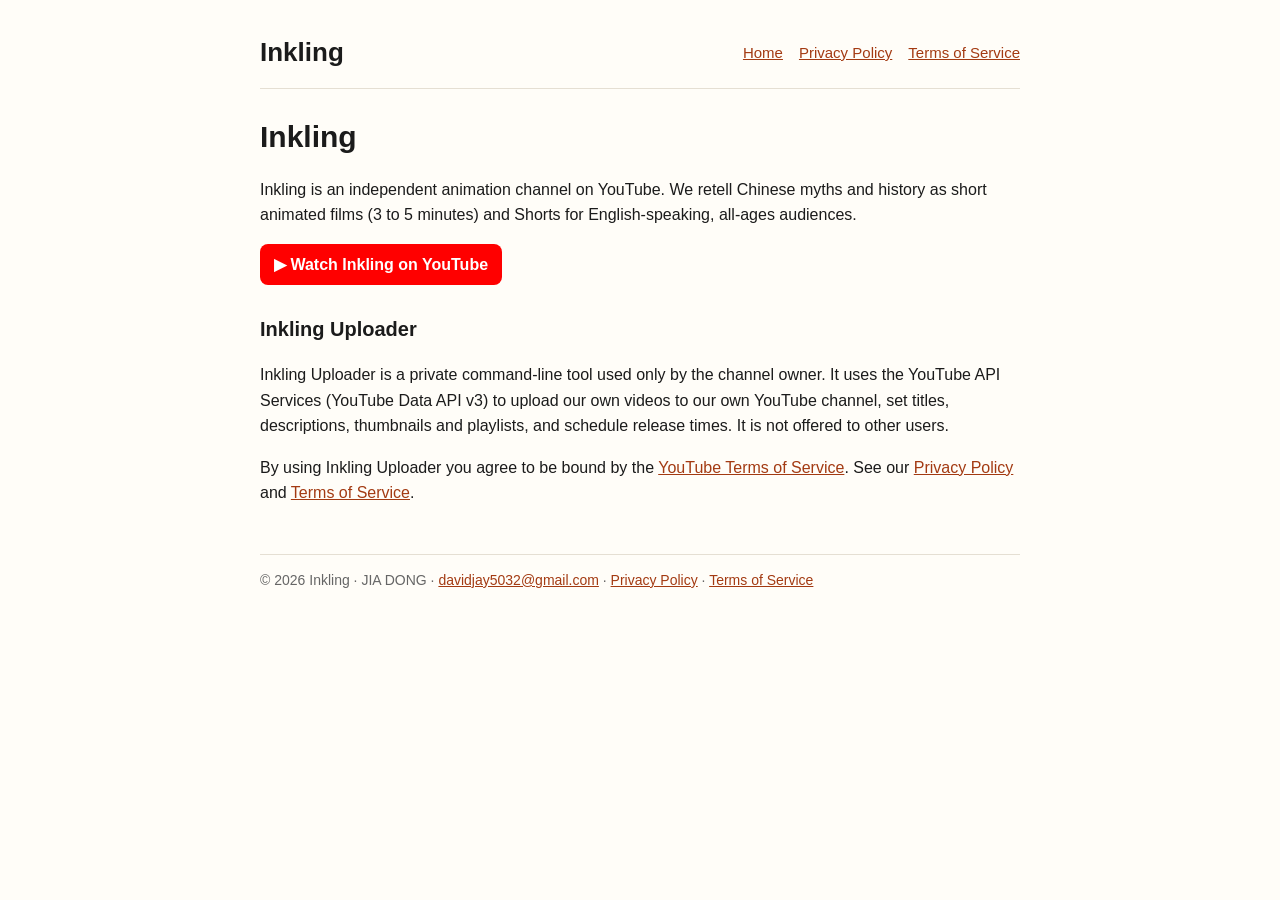
<file: index.html>
<!doctype html><html lang="en"><head><meta charset="utf-8"><meta name="viewport" content="width=device-width,initial-scale=1"><title>Inkling: Chinese myths, animated</title><link rel="stylesheet" href="style.css"></head><body>
<header><a class="brand" href="./">Inkling</a><nav><a href="./">Home</a><a href="privacy.html">Privacy Policy</a><a href="terms.html">Terms of Service</a></nav></header>
<h1>Inkling</h1>
<p>Inkling is an independent animation channel on YouTube. We retell Chinese myths and history as short animated films (3 to 5 minutes) and Shorts for English-speaking, all-ages audiences.</p>
<p><a class="yt" href="https://www.youtube.com/@Inkling-f6t">▶ Watch Inkling on YouTube</a></p>
<h2>Inkling Uploader</h2>
<p>Inkling Uploader is a private command-line tool used only by the channel owner. It uses the YouTube API Services (YouTube Data API v3) to upload our own videos to our own YouTube channel, set titles, descriptions, thumbnails and playlists, and schedule release times. It is not offered to other users.</p>
<p>By using Inkling Uploader you agree to be bound by the <a href="https://www.youtube.com/t/terms">YouTube Terms of Service</a>. See our <a href="privacy.html">Privacy Policy</a> and <a href="terms.html">Terms of Service</a>.</p>
<footer>© 2026 Inkling · JIA DONG · <a href="mailto:davidjay5032@gmail.com">davidjay5032@gmail.com</a> · <a href="privacy.html">Privacy Policy</a> · <a href="terms.html">Terms of Service</a></footer>
</body></html>
</file>
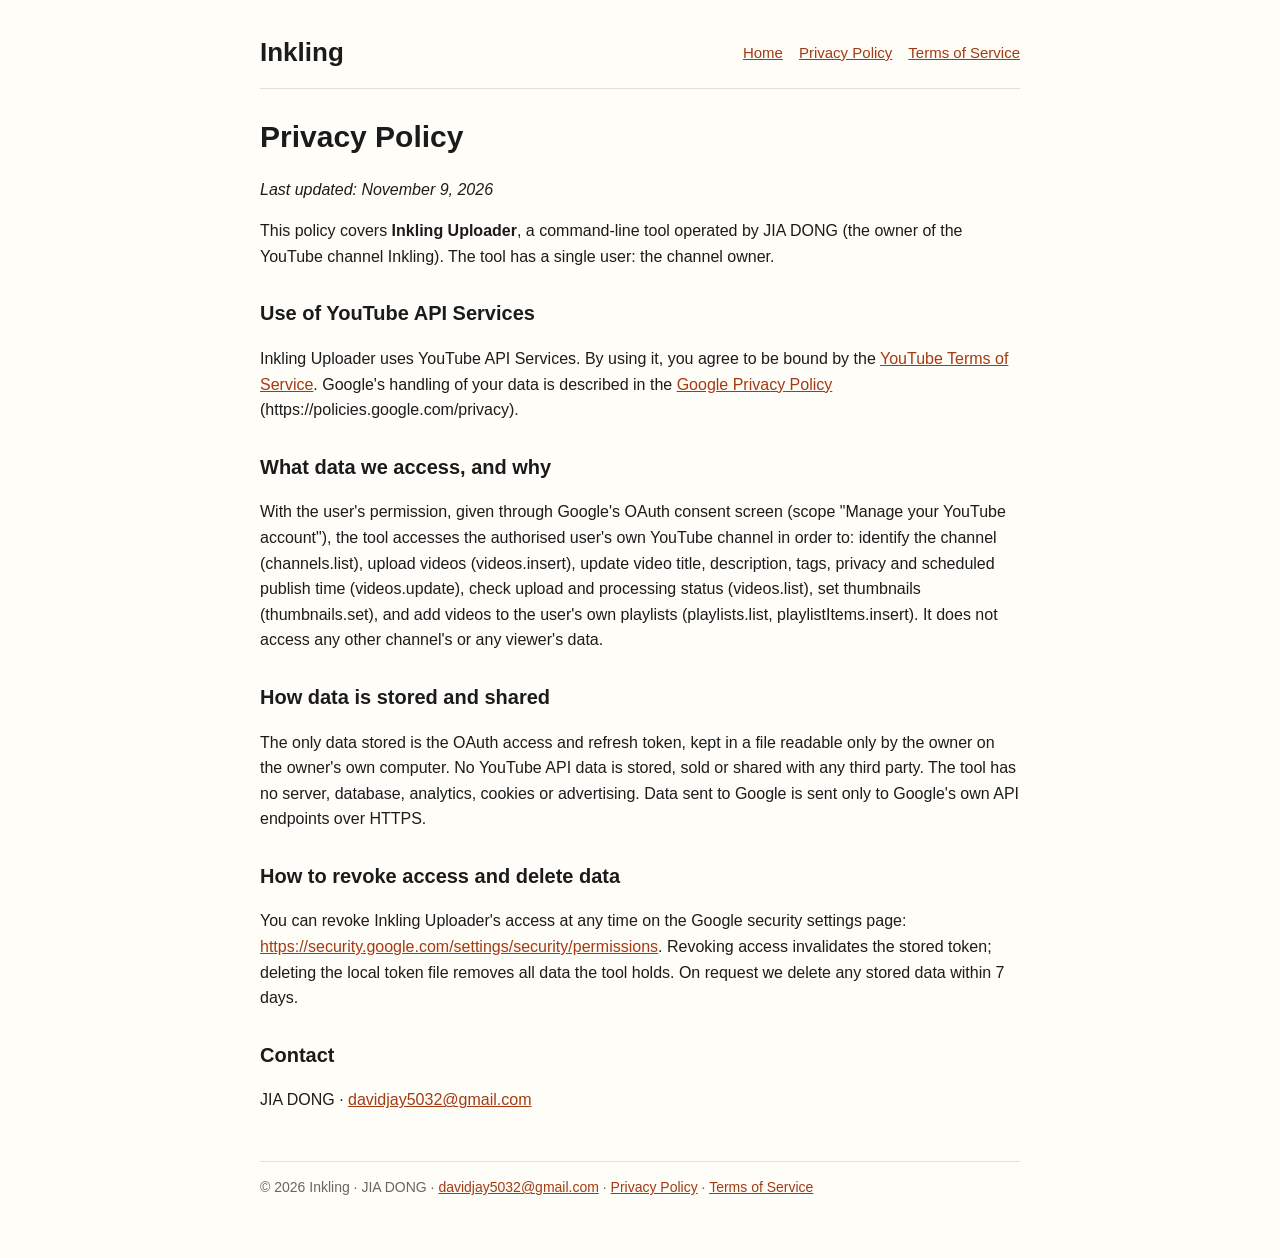
<file: privacy.html>
<!doctype html><html lang="en"><head><meta charset="utf-8"><meta name="viewport" content="width=device-width,initial-scale=1"><title>Privacy Policy · Inkling</title><link rel="stylesheet" href="style.css"></head><body>
<header><a class="brand" href="./">Inkling</a><nav><a href="./">Home</a><a href="privacy.html">Privacy Policy</a><a href="terms.html">Terms of Service</a></nav></header>
<h1>Privacy Policy</h1>
<p><i>Last updated: November 9, 2026</i></p>
<p>This policy covers <b>Inkling Uploader</b>, a command-line tool operated by JIA DONG (the owner of the YouTube channel Inkling). The tool has a single user: the channel owner.</p>
<h2>Use of YouTube API Services</h2>
<p>Inkling Uploader uses YouTube API Services. By using it, you agree to be bound by the <a href="https://www.youtube.com/t/terms">YouTube Terms of Service</a>. Google's handling of your data is described in the <a href="https://policies.google.com/privacy">Google Privacy Policy</a> (https://policies.google.com/privacy).</p>
<h2>What data we access, and why</h2>
<p>With the user's permission, given through Google's OAuth consent screen (scope "Manage your YouTube account"), the tool accesses the authorised user's own YouTube channel in order to: identify the channel (channels.list), upload videos (videos.insert), update video title, description, tags, privacy and scheduled publish time (videos.update), check upload and processing status (videos.list), set thumbnails (thumbnails.set), and add videos to the user's own playlists (playlists.list, playlistItems.insert). It does not access any other channel's or any viewer's data.</p>
<h2>How data is stored and shared</h2>
<p>The only data stored is the OAuth access and refresh token, kept in a file readable only by the owner on the owner's own computer. No YouTube API data is stored, sold or shared with any third party. The tool has no server, database, analytics, cookies or advertising. Data sent to Google is sent only to Google's own API endpoints over HTTPS.</p>
<h2>How to revoke access and delete data</h2>
<p>You can revoke Inkling Uploader's access at any time on the Google security settings page: <a href="https://security.google.com/settings/security/permissions">https://security.google.com/settings/security/permissions</a>. Revoking access invalidates the stored token; deleting the local token file removes all data the tool holds. On request we delete any stored data within 7 days.</p>
<h2>Contact</h2>
<p>JIA DONG · <a href="mailto:davidjay5032@gmail.com">davidjay5032@gmail.com</a></p>
<footer>© 2026 Inkling · JIA DONG · <a href="mailto:davidjay5032@gmail.com">davidjay5032@gmail.com</a> · <a href="privacy.html">Privacy Policy</a> · <a href="terms.html">Terms of Service</a></footer>
</body></html>
</file>
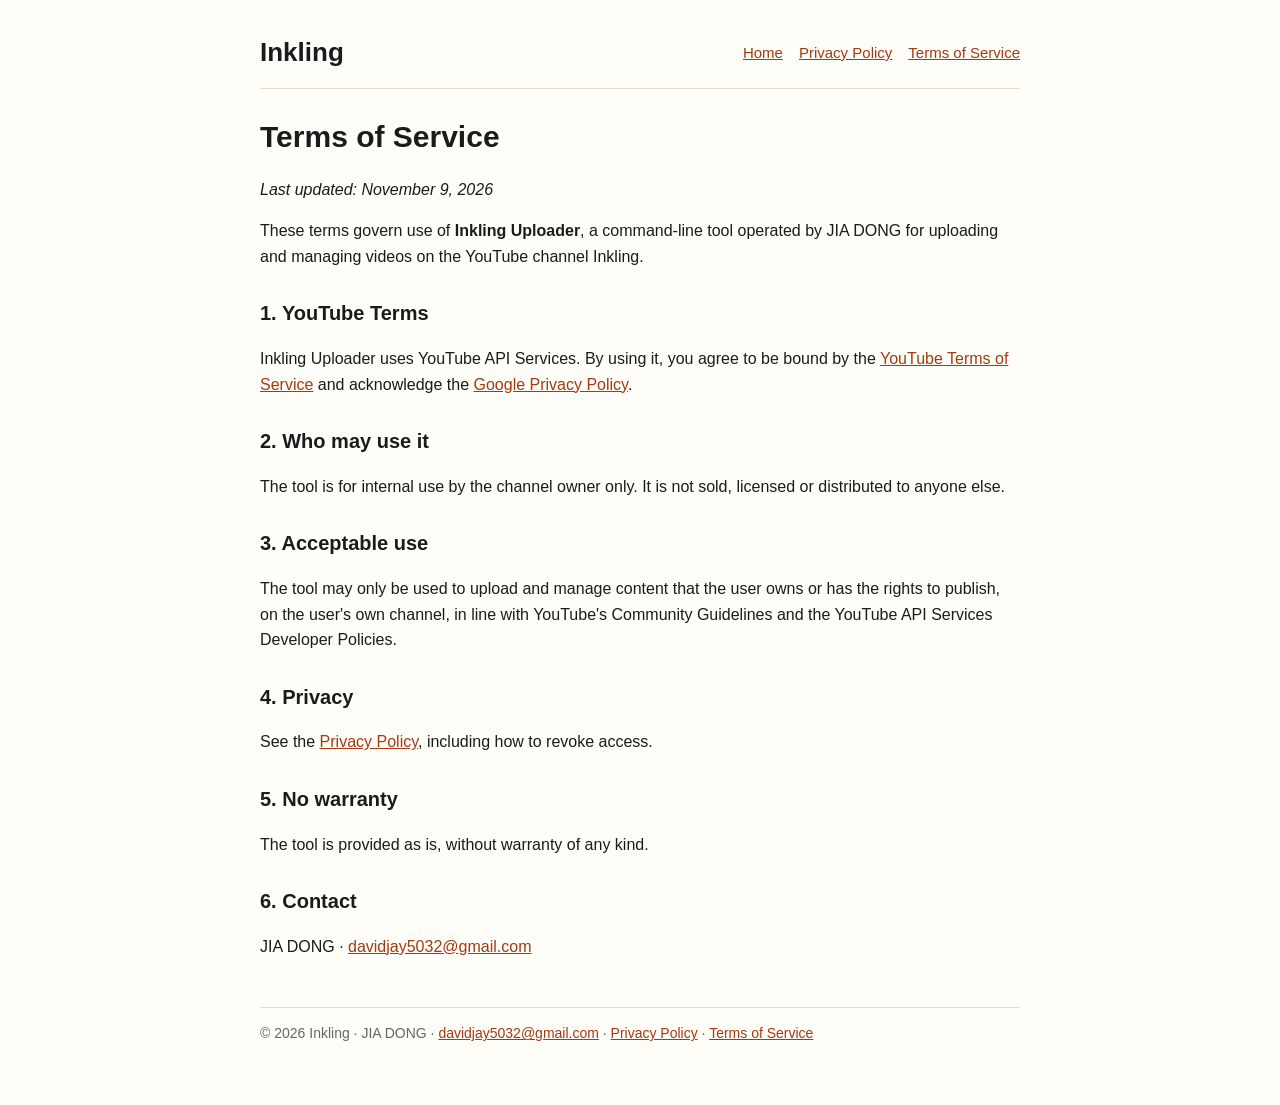
<file: terms.html>
<!doctype html><html lang="en"><head><meta charset="utf-8"><meta name="viewport" content="width=device-width,initial-scale=1"><title>Terms of Service · Inkling</title><link rel="stylesheet" href="style.css"></head><body>
<header><a class="brand" href="./">Inkling</a><nav><a href="./">Home</a><a href="privacy.html">Privacy Policy</a><a href="terms.html">Terms of Service</a></nav></header>
<h1>Terms of Service</h1>
<p><i>Last updated: November 9, 2026</i></p>
<p>These terms govern use of <b>Inkling Uploader</b>, a command-line tool operated by JIA DONG for uploading and managing videos on the YouTube channel Inkling.</p>
<h2>1. YouTube Terms</h2>
<p>Inkling Uploader uses YouTube API Services. By using it, you agree to be bound by the <a href="https://www.youtube.com/t/terms">YouTube Terms of Service</a> and acknowledge the <a href="https://policies.google.com/privacy">Google Privacy Policy</a>.</p>
<h2>2. Who may use it</h2>
<p>The tool is for internal use by the channel owner only. It is not sold, licensed or distributed to anyone else.</p>
<h2>3. Acceptable use</h2>
<p>The tool may only be used to upload and manage content that the user owns or has the rights to publish, on the user's own channel, in line with YouTube's Community Guidelines and the YouTube API Services Developer Policies.</p>
<h2>4. Privacy</h2>
<p>See the <a href="privacy.html">Privacy Policy</a>, including how to revoke access.</p>
<h2>5. No warranty</h2>
<p>The tool is provided as is, without warranty of any kind.</p>
<h2>6. Contact</h2>
<p>JIA DONG · <a href="mailto:davidjay5032@gmail.com">davidjay5032@gmail.com</a></p>
<footer>© 2026 Inkling · JIA DONG · <a href="mailto:davidjay5032@gmail.com">davidjay5032@gmail.com</a> · <a href="privacy.html">Privacy Policy</a> · <a href="terms.html">Terms of Service</a></footer>
</body></html>
</file>
<file: style.css>
body{font-family:-apple-system,Helvetica,Arial,sans-serif;max-width:760px;margin:0 auto;padding:32px 20px 60px;line-height:1.6;color:#1b1b1b;background:#fffdf8}
header{display:flex;align-items:center;gap:14px;border-bottom:1px solid #e5dfd3;padding-bottom:14px;margin-bottom:24px}
header a.brand{font-size:26px;font-weight:700;color:#1b1b1b;text-decoration:none}
nav{margin-left:auto;display:flex;gap:16px;font-size:15px}
a{color:#a33a12}h1{font-size:30px;margin:8px 0 12px}h2{font-size:20px;margin-top:28px}
footer{margin-top:48px;border-top:1px solid #e5dfd3;padding-top:14px;font-size:14px;color:#666}
.yt{display:inline-flex;align-items:center;gap:8px;background:#ff0000;color:#fff;padding:8px 14px;border-radius:8px;text-decoration:none;font-weight:600}
</file>
